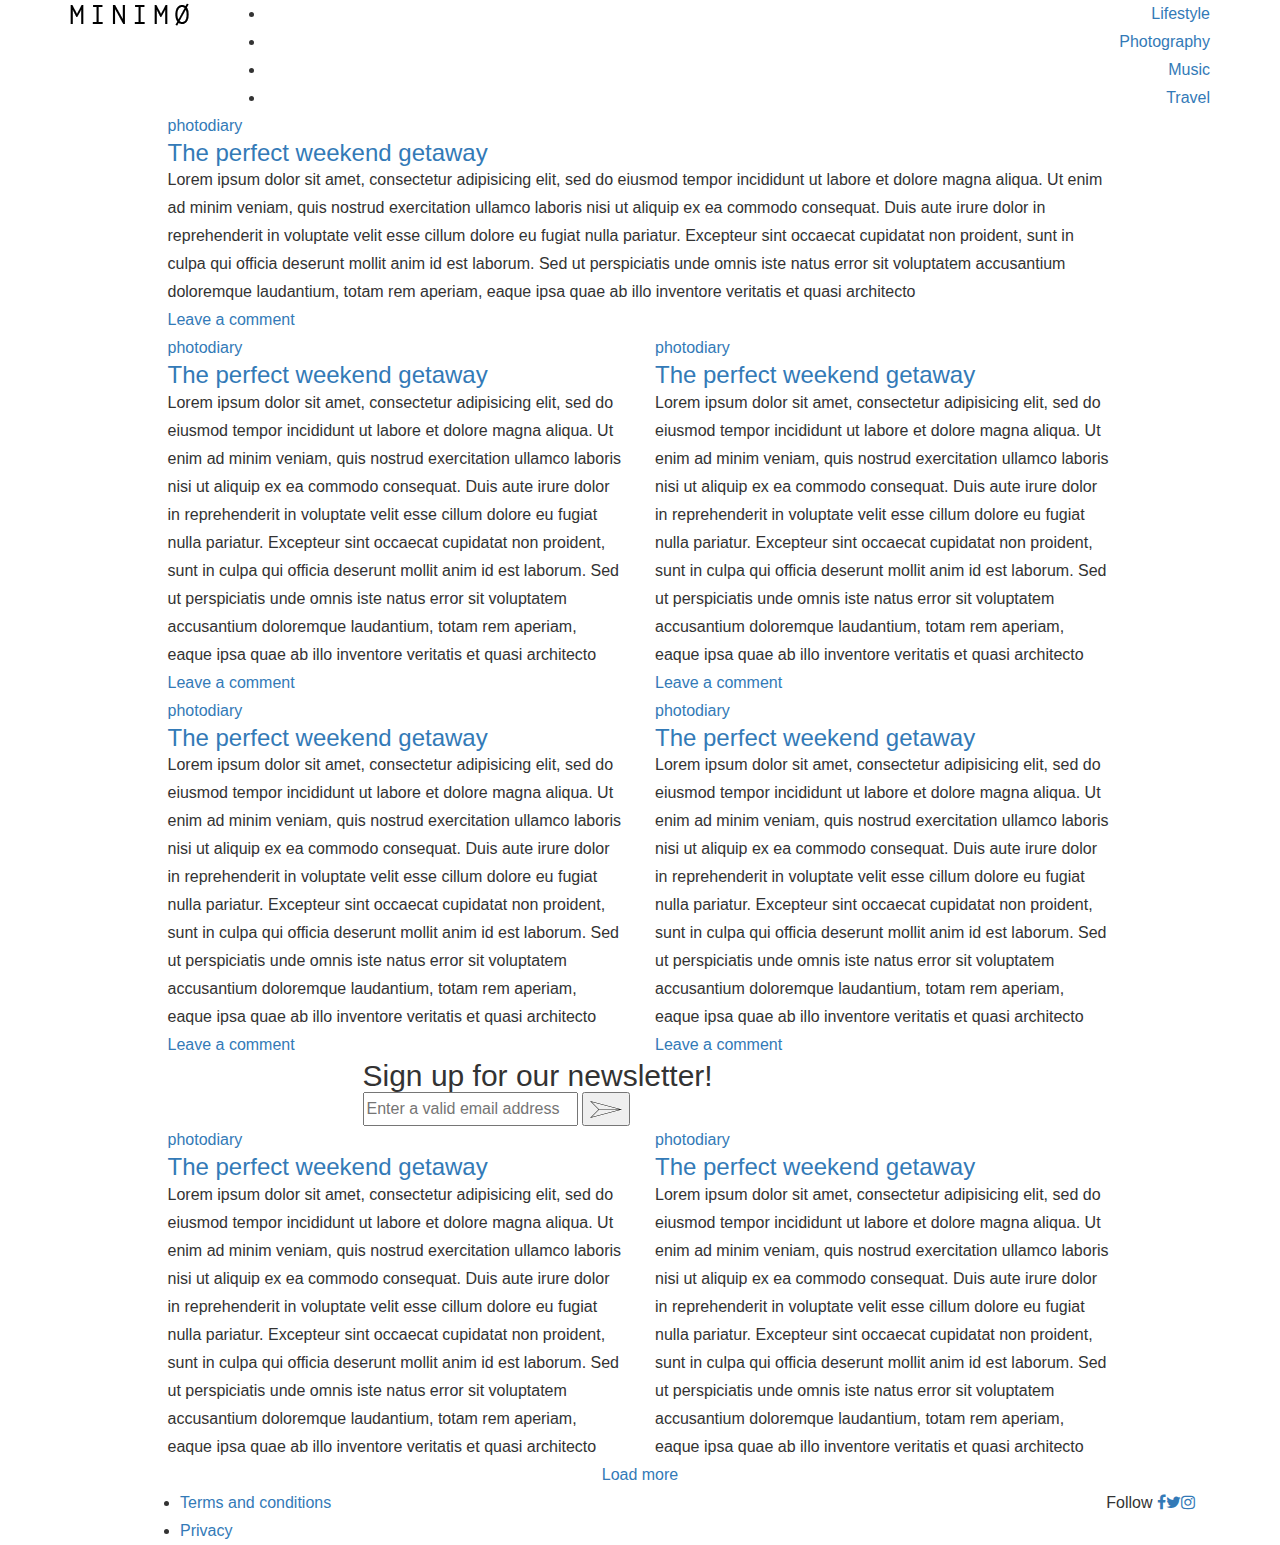
<file: index.html>
<!DOCTYPE html>
<html lang="en">
    <head>
        <meta charset="utf-8">
        <meta http-equiv="X-UA-Compatible" content="IE=edge">
        <meta name="viewport" content="width=device-width, initial-scale=1">
        <title>Quickstart pack</title>      
        <link rel="stylesheet" href="assets/css/bootstrap.min.css">        
        <link rel="stylesheet" href="assets/css/font-awesome.min.css">
        <link rel="stylesheet" href="style.css">
        <link rel="stylesheet" href="assets/css/responsive.css">
    </head>
    <body>
      
	  <!-- header top area -->
	  <div class="heaer-top">
	      <div class="container">
	          <div class="row">
	              <div class="col-md-2">
	                  <div class="logo">
	                      <a href="#"><img src="assets/img/logo.png" alt="Site Logo"></a>
	                  </div>
	              </div>
	              <div class="col-md-10 text-right">
	                  <div class="main-menu">
	                      <ul>
	                          <li><a href="#">Lifestyle</a></li>
	                          <li><a href="#">Photography</a></li>
	                          <li><a href="#">Music</a></li>
	                          <li><a href="#">Travel</a></li>
	                      </ul>
	                  </div>
	              </div>
	          </div>
	      </div>
	  </div>
	  <!-- header top area end -->
      <div class="single-blog-area">
          <div class="container">
              <div class="row">
                  <div class="col-md-12">
                      <div class="single-blog-image single-blog-bg-1">
                          <!-- blog bg images -->
                      </div>
                      <div class="row">
                          <div class="col-md-offset-1 col-md-10">
                              <div class="blog-content">
                                  <p class="meta"><a href="#">photodiary</a></p>
                                  <a href="#" class="parmalink"><h3>The perfect weekend getaway</h3></a>
                                  <div class="single-content">
                                      Lorem ipsum dolor sit amet, consectetur adipisicing elit, sed do eiusmod tempor incididunt ut labore et dolore magna aliqua. Ut enim ad minim veniam, quis nostrud exercitation ullamco laboris nisi ut aliquip ex ea commodo consequat. Duis aute irure dolor in reprehenderit in voluptate velit esse cillum dolore eu fugiat nulla pariatur. Excepteur sint occaecat cupidatat non proident, sunt in culpa qui officia deserunt mollit anim id est laborum. Sed ut perspiciatis unde omnis iste natus error sit voluptatem accusantium doloremque laudantium, totam rem aperiam, eaque ipsa quae ab illo inventore veritatis et quasi architecto
                                  </div>
                                  <div class="read-more">
                                      <a href="#" class="read-more-btn">Leave a comment</a>
                                  </div>
                              </div>
                          </div>
                      </div>
                  </div>
              </div>                     
              <div class="row">
                  <div class="col-md-offset-1 col-md-10">
                      <div class="row">
                          <div class="col-md-6">
                              <div class="blog-content">
                                  <div class="single-blog-image single-blog-bg-2">
                                      <!-- blog bg images -->
                                  </div>   
                                  <p class="meta"><a href="#">photodiary</a></p>
                                  <a href="#" class="parmalink"><h3>The perfect weekend getaway</h3></a>
                                  <div class="single-content">
                                      Lorem ipsum dolor sit amet, consectetur adipisicing elit, sed do eiusmod tempor incididunt ut labore et dolore magna aliqua. Ut enim ad minim veniam, quis nostrud exercitation ullamco laboris nisi ut aliquip ex ea commodo consequat. Duis aute irure dolor in reprehenderit in voluptate velit esse cillum dolore eu fugiat nulla pariatur. Excepteur sint occaecat cupidatat non proident, sunt in culpa qui officia deserunt mollit anim id est laborum. Sed ut perspiciatis unde omnis iste natus error sit voluptatem accusantium doloremque laudantium, totam rem aperiam, eaque ipsa quae ab illo inventore veritatis et quasi architecto
                                  </div>
                                  <div class="read-more">
                                      <a href="#" class="read-more-btn">Leave a comment</a>
                                  </div>
                              </div>
                          </div>
                           <div class="col-md-6">
                              <div class="blog-content">
                                  <div class="single-blog-image single-blog-bg-3">
                                      <!-- blog bg images -->
                                  </div>   
                                  <p class="meta"><a href="#">photodiary</a></p>
                                  <a href="#" class="parmalink"><h3>The perfect weekend getaway</h3></a>
                                  <div class="single-content">
                                      Lorem ipsum dolor sit amet, consectetur adipisicing elit, sed do eiusmod tempor incididunt ut labore et dolore magna aliqua. Ut enim ad minim veniam, quis nostrud exercitation ullamco laboris nisi ut aliquip ex ea commodo consequat. Duis aute irure dolor in reprehenderit in voluptate velit esse cillum dolore eu fugiat nulla pariatur. Excepteur sint occaecat cupidatat non proident, sunt in culpa qui officia deserunt mollit anim id est laborum. Sed ut perspiciatis unde omnis iste natus error sit voluptatem accusantium doloremque laudantium, totam rem aperiam, eaque ipsa quae ab illo inventore veritatis et quasi architecto
                                  </div>
                                  <div class="read-more">
                                      <a href="#" class="read-more-btn">Leave a comment</a>
                                  </div>
                              </div>
                          </div>

                      </div>
                      <div class="row">
                          <div class="col-md-6">
                              <div class="blog-content">
                                  <div class="single-blog-image single-blog-bg-4">
                                      <!-- blog bg images -->
                                  </div>   
                                  <p class="meta"><a href="#">photodiary</a></p>
                                  <a href="#" class="parmalink"><h3>The perfect weekend getaway</h3></a>
                                  <div class="single-content">
                                      Lorem ipsum dolor sit amet, consectetur adipisicing elit, sed do eiusmod tempor incididunt ut labore et dolore magna aliqua. Ut enim ad minim veniam, quis nostrud exercitation ullamco laboris nisi ut aliquip ex ea commodo consequat. Duis aute irure dolor in reprehenderit in voluptate velit esse cillum dolore eu fugiat nulla pariatur. Excepteur sint occaecat cupidatat non proident, sunt in culpa qui officia deserunt mollit anim id est laborum. Sed ut perspiciatis unde omnis iste natus error sit voluptatem accusantium doloremque laudantium, totam rem aperiam, eaque ipsa quae ab illo inventore veritatis et quasi architecto
                                  </div>
                                  <div class="read-more">
                                      <a href="#" class="read-more-btn">Leave a comment</a>
                                  </div>
                              </div>
                          </div>
                           <div class="col-md-6">
                              <div class="blog-content">
                                  <div class="single-blog-image single-blog-bg-5">
                                      <!-- blog bg images -->
                                  </div>   
                                  <p class="meta"><a href="#">photodiary</a></p>
                                  <a href="#" class="parmalink"><h3>The perfect weekend getaway</h3></a>
                                  <div class="single-content">
                                      Lorem ipsum dolor sit amet, consectetur adipisicing elit, sed do eiusmod tempor incididunt ut labore et dolore magna aliqua. Ut enim ad minim veniam, quis nostrud exercitation ullamco laboris nisi ut aliquip ex ea commodo consequat. Duis aute irure dolor in reprehenderit in voluptate velit esse cillum dolore eu fugiat nulla pariatur. Excepteur sint occaecat cupidatat non proident, sunt in culpa qui officia deserunt mollit anim id est laborum. Sed ut perspiciatis unde omnis iste natus error sit voluptatem accusantium doloremque laudantium, totam rem aperiam, eaque ipsa quae ab illo inventore veritatis et quasi architecto
                                  </div>
                                  <div class="read-more">
                                      <a href="#" class="read-more-btn">Leave a comment</a>
                                  </div>
                              </div>
                          </div>

                      </div>
                      
                  </div>
              </div>
                  
              
              
          </div>
          
      </div>
      
      <div class="newsletter">
          <div class="container">
              <div class="row">
                  <div class="col-md-offset-3 col-md-6">
                      <div class="newaletter-form">
                          <h2>Sign up for our newsletter!</h2>
                          <form action="#">
                              <input type="text" name="mail" placeholder="Enter a valid email address" required>
                              <button type="submit"><img src="assets/img/submit.png" alt="Submit"></button>
                          </form>
                      </div>
                  </div>
              </div>
          </div>
      </div>
      <div class="blog-padding">
          <div class="container">
                                 
              <div class="row">
                  <div class="col-md-offset-1 col-md-10">
                      <div class="row">
                          <div class="col-md-6">
                              <div class="blog-content">
                                  <div class="single-blog-image single-blog-bg-6">
                                      <!-- blog bg images -->
                                  </div>   
                                  <p class="meta"><a href="#">photodiary</a></p>
                                  <a href="#" class="parmalink"><h3>The perfect weekend getaway</h3></a>
                                  <div class="single-content">
                                      Lorem ipsum dolor sit amet, consectetur adipisicing elit, sed do eiusmod tempor incididunt ut labore et dolore magna aliqua. Ut enim ad minim veniam, quis nostrud exercitation ullamco laboris nisi ut aliquip ex ea commodo consequat. Duis aute irure dolor in reprehenderit in voluptate velit esse cillum dolore eu fugiat nulla pariatur. Excepteur sint occaecat cupidatat non proident, sunt in culpa qui officia deserunt mollit anim id est laborum. Sed ut perspiciatis unde omnis iste natus error sit voluptatem accusantium doloremque laudantium, totam rem aperiam, eaque ipsa quae ab illo inventore veritatis et quasi architecto
                                  </div>
                              </div>
                          </div>
                           <div class="col-md-6">
                              <div class="blog-content">
                                  <div class="single-blog-image single-blog-bg-7">
                                      <!-- blog bg images -->
                                  </div>   
                                  <p class="meta"><a href="#">photodiary</a></p>
                                  <a href="#" class="parmalink"><h3>The perfect weekend getaway</h3></a>
                                  <div class="single-content">
                                      Lorem ipsum dolor sit amet, consectetur adipisicing elit, sed do eiusmod tempor incididunt ut labore et dolore magna aliqua. Ut enim ad minim veniam, quis nostrud exercitation ullamco laboris nisi ut aliquip ex ea commodo consequat. Duis aute irure dolor in reprehenderit in voluptate velit esse cillum dolore eu fugiat nulla pariatur. Excepteur sint occaecat cupidatat non proident, sunt in culpa qui officia deserunt mollit anim id est laborum. Sed ut perspiciatis unde omnis iste natus error sit voluptatem accusantium doloremque laudantium, totam rem aperiam, eaque ipsa quae ab illo inventore veritatis et quasi architecto
                                  </div
                              </div>
                          </div>

                      </div>
                      
                  </div>
                  
                  <div class="row">
                      <div class="col-md-12 text-center">
                          <div class="load-more">
                              <a href="#" class="load-more-btn">Load more</a>
                          </div>
                      </div>
                  </div>
              </div>
                 
          </div>
      </div>
      
      <div class="footer-area">
          <div class="container">
              <div class="col-md-offset-1 col-md-5 text-left">
                  <div class="footer-menu">
                      <ul>
                          <li><a href="#">Terms and conditions</a></li>
                          <li><a href="#">Privacy</a></li>
                      </ul>
                  </div>
              </div>
              <div class="col-md-6 text-right">
                  <div class="footer-social-item">
                      Follow <a href=""><i class="fa fa-facebook"></i></a><a href=""><i class="fa fa-twitter"></i></a><a href=""><i class="fa fa-instagram"></i></a>
                  </div>
                  
              </div>
          </div>
      </div>
     
      <script src="assets/js/jquery-1.12.0.min.js"></script> 		
      <script src="assets/js/bootstrap.min.js"></script>
      <script src="assets/js/active.js"></script> 
    </body>
</html>
</file>
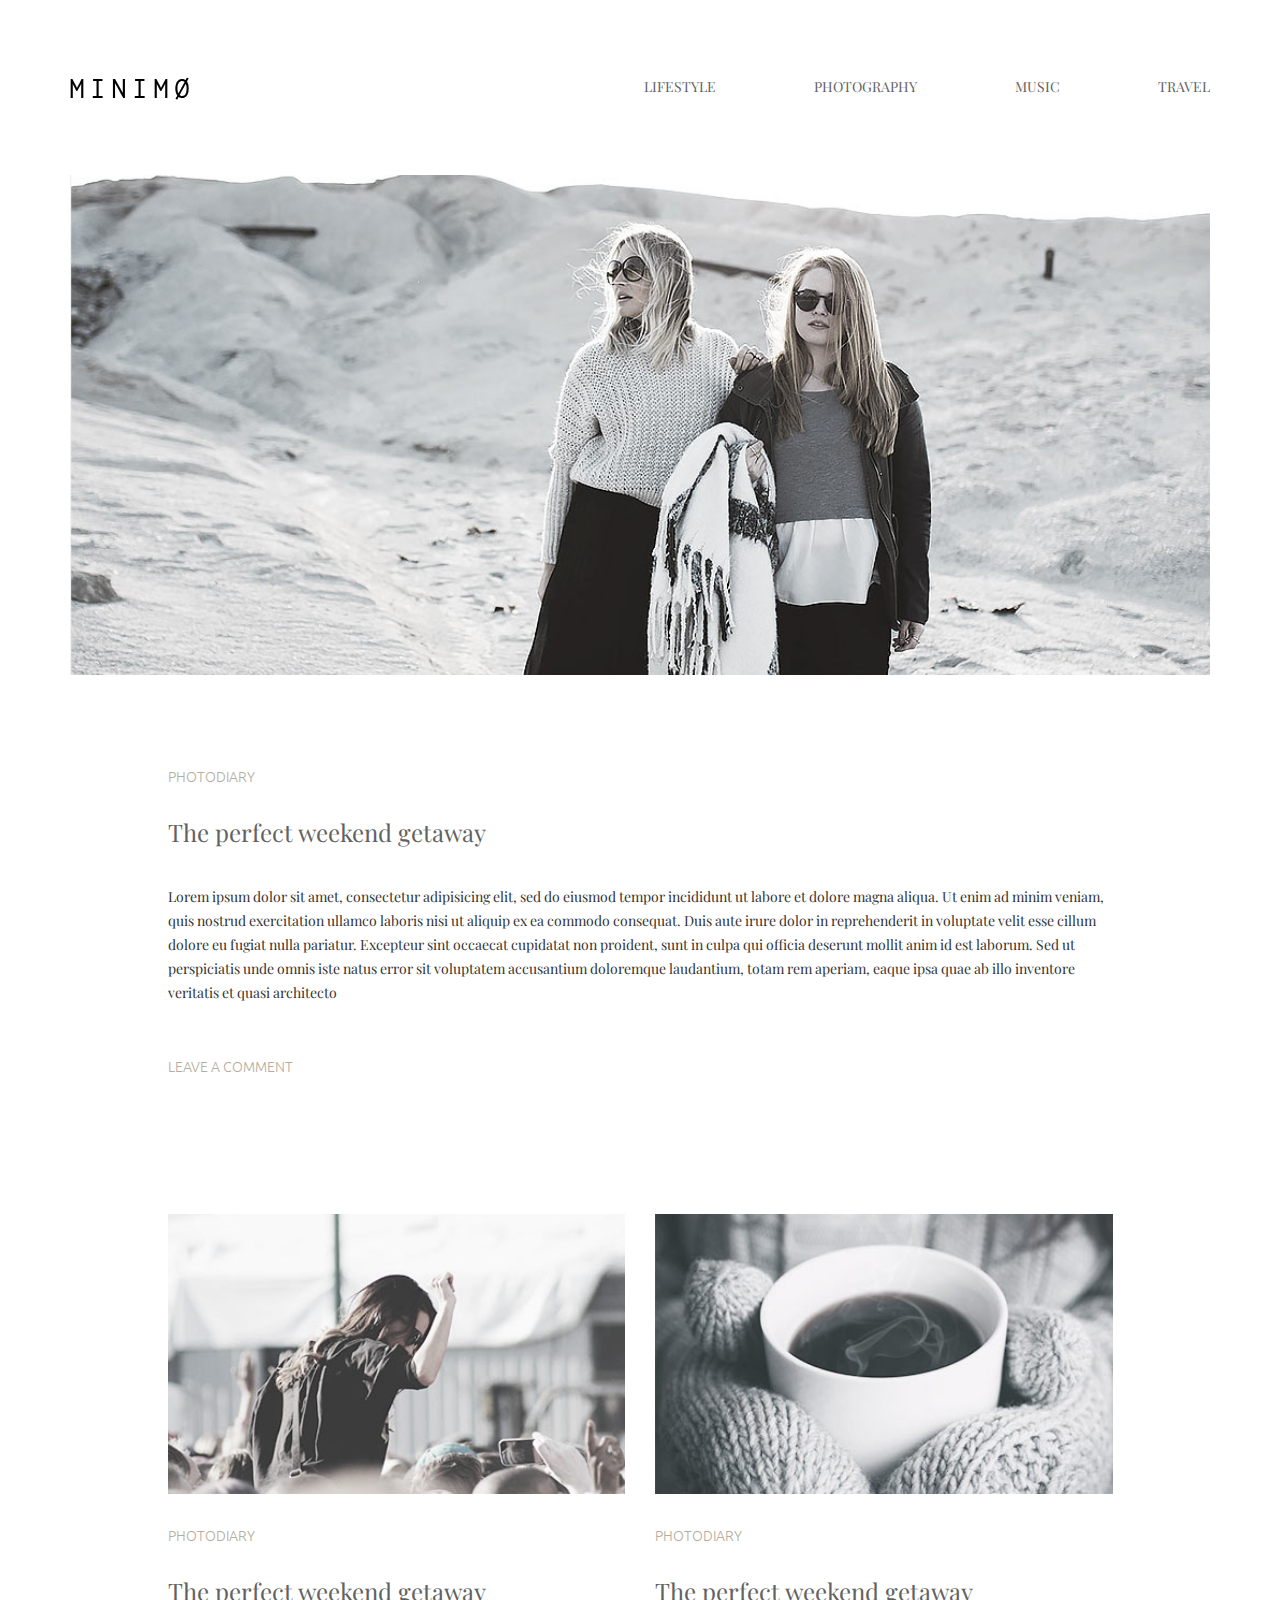
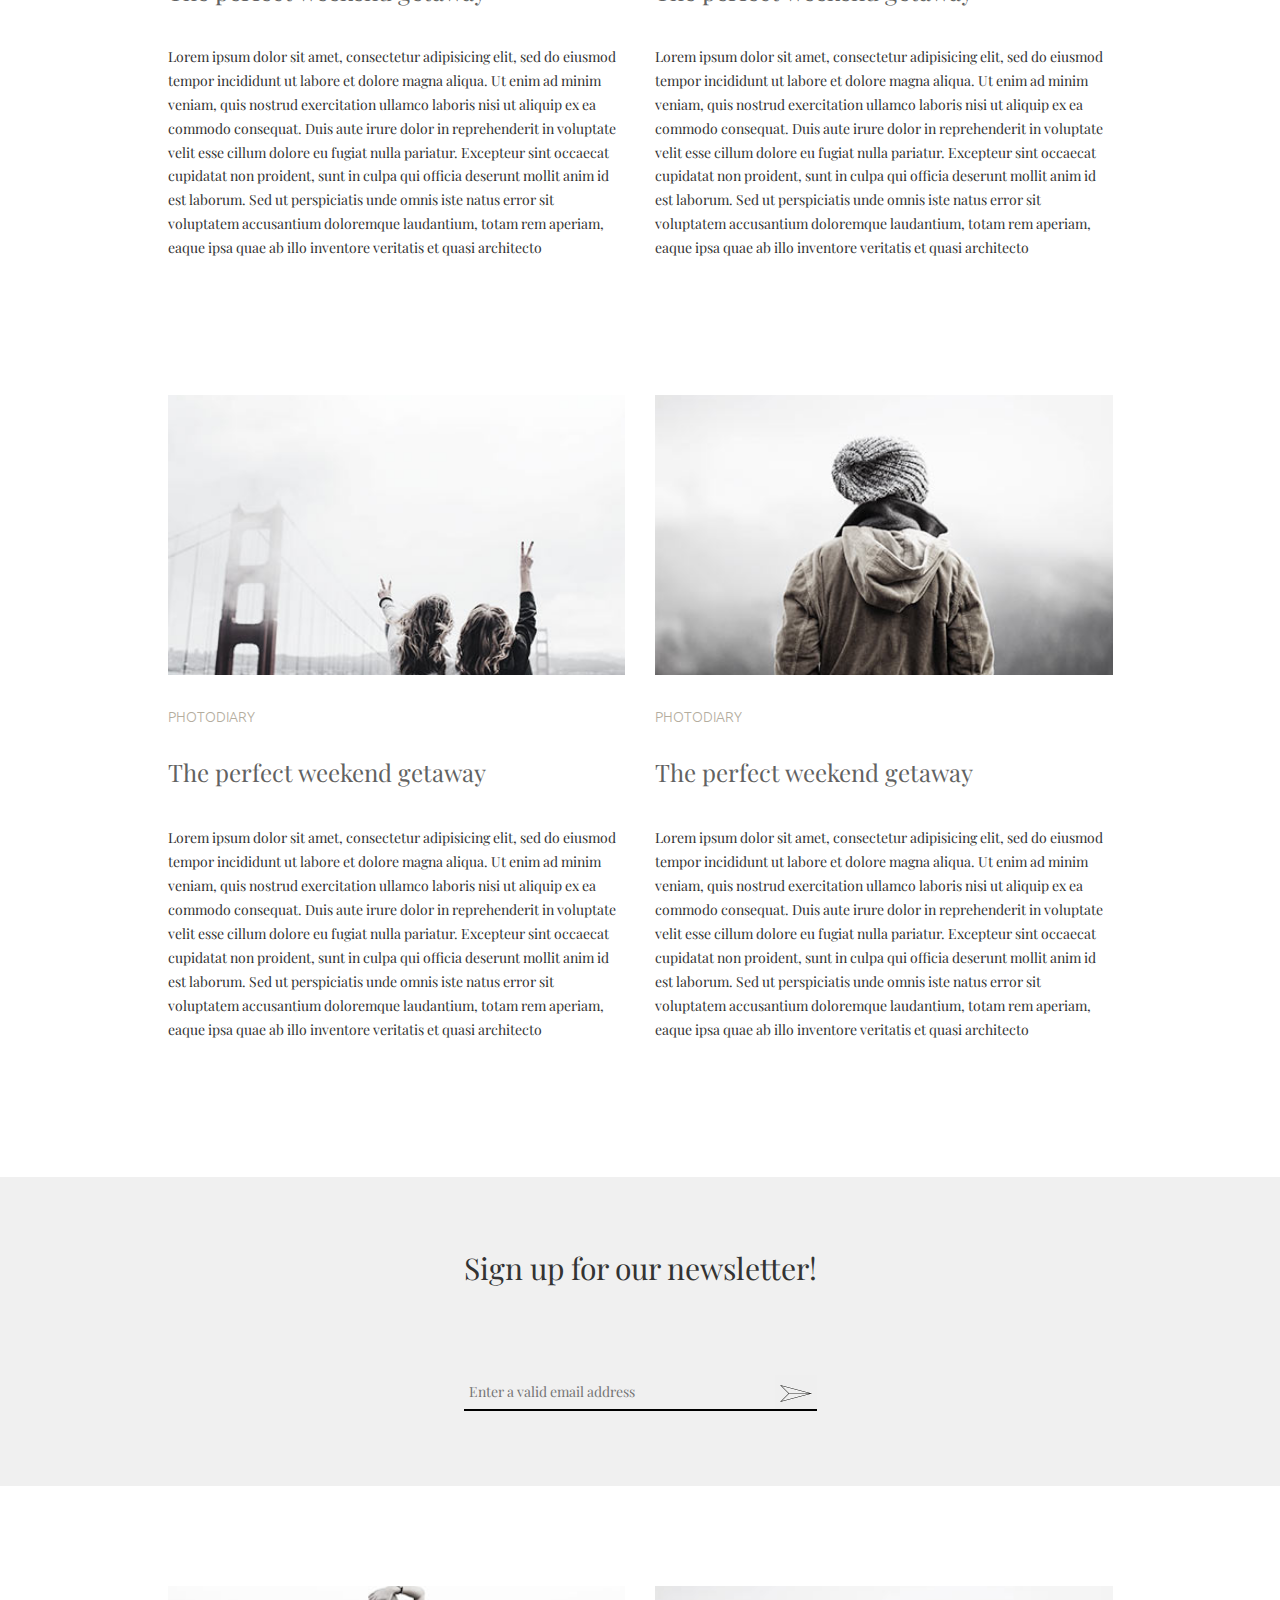
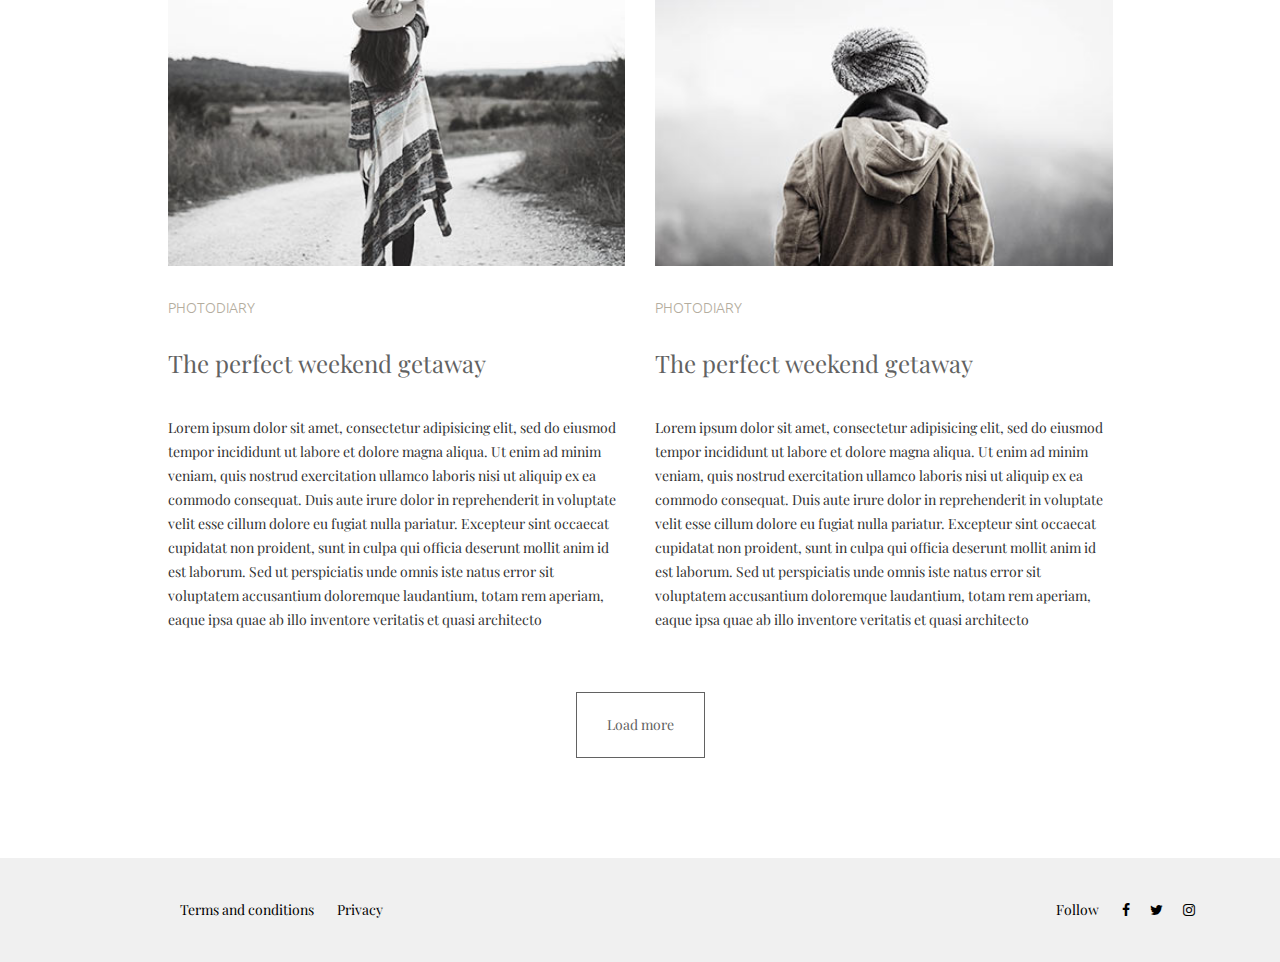
<file: class-20/index.html>
<!DOCTYPE html>
<html lang="en">
    <head>
        <meta charset="utf-8">
        <meta http-equiv="X-UA-Compatible" content="IE=edge">
        <meta name="viewport" content="width=device-width, initial-scale=1">
        <title>Quickstart pack</title>      
        <link href="https://fonts.googleapis.com/css?family=Playfair+Display:400,400i,700,700i|Ubuntu:300,300i,400,400i" rel="stylesheet"> 
		<link rel="stylesheet" href="assets/css/bootstrap.min.css">        
		<link rel="stylesheet" href="assets/css/slicknav.min.css">        
        <link rel="stylesheet" href="assets/css/font-awesome.min.css">
        <link rel="stylesheet" href="style.css">
        <link rel="stylesheet" href="assets/css/responsive.css">
    </head>
    <body>
      
	  <!-- header top area -->
	  <div class="heaer-top">
	      <div class="container">
	          <div class="row">
	              <div class="col-md-2 col-sm-2">
	                  <div class="logo">
	                      <a href="#"><img src="assets/img/logo.png" alt="Site Logo"></a>
	                  </div>
	              </div>
	              <div class="col-md-10 text-right  col-sm-10">
	                  <div class="main-menu">
	                      <ul id="navigation">
	                          <li><a href="#">Lifestyle</a></li>
	                          <li><a href="#">Photography</a></li>
	                          <li><a href="#">Music</a></li>
	                          <li><a href="#">Travel</a></li>
	                      </ul>
	                  </div>
					  
					  <div class="responsive-menu">
						
					  </div>
					  
	              </div>
	          </div>
	      </div>
	  </div>
	  <!-- header top area end -->
      <div class="single-blog-area">
          <div class="container">
              <div class="row">
                  <div class="col-md-12">
                      <div class="single-blog-image single-blog-bg-1">
                          <!-- blog bg images -->
                      </div>
                      <div class="row">
                          <div class="col-md-offset-1 col-md-10">
                              <div class="blog-content big-blog-content">
                                  <p class="meta"><a href="#">photodiary</a></p>
                                  <a href="#" class="parmalink"><h3>The perfect weekend getaway</h3></a>
                                  <div class="single-content">
                                      Lorem ipsum dolor sit amet, consectetur adipisicing elit, sed do eiusmod tempor incididunt ut labore et dolore magna aliqua. Ut enim ad minim veniam, quis nostrud exercitation ullamco laboris nisi ut aliquip ex ea commodo consequat. Duis aute irure dolor in reprehenderit in voluptate velit esse cillum dolore eu fugiat nulla pariatur. Excepteur sint occaecat cupidatat non proident, sunt in culpa qui officia deserunt mollit anim id est laborum. Sed ut perspiciatis unde omnis iste natus error sit voluptatem accusantium doloremque laudantium, totam rem aperiam, eaque ipsa quae ab illo inventore veritatis et quasi architecto
                                  </div>
                                  <div class="read-more">
                                      <a href="#" class="read-more-btn">Leave a comment</a>
                                  </div>
                              </div>
                          </div>
                      </div>
					  
                  </div>
              </div>                     
              <div class="row">
                  <div class="col-md-offset-1 col-md-10">
                      <div class="row">
                          <div class="col-sm-6">
                              <div class="blog-content">
                                  <div class="single-blog-image single-blog-bg-2 height-280">
                                      <!-- blog bg images -->
                                  </div>   
                                  <p class="meta"><a href="#">photodiary</a></p>
                                  <a href="#" class="parmalink"><h3>The perfect weekend getaway</h3></a>
                                  <div class="single-content">
                                      Lorem ipsum dolor sit amet, consectetur adipisicing elit, sed do eiusmod tempor incididunt ut labore et dolore magna aliqua. Ut enim ad minim veniam, quis nostrud exercitation ullamco laboris nisi ut aliquip ex ea commodo consequat. Duis aute irure dolor in reprehenderit in voluptate velit esse cillum dolore eu fugiat nulla pariatur. Excepteur sint occaecat cupidatat non proident, sunt in culpa qui officia deserunt mollit anim id est laborum. Sed ut perspiciatis unde omnis iste natus error sit voluptatem accusantium doloremque laudantium, totam rem aperiam, eaque ipsa quae ab illo inventore veritatis et quasi architecto
                                  </div>
                              </div>
                          </div>
                           <div class="col-sm-6">
                              <div class="blog-content">
                                  <div class="single-blog-image single-blog-bg-3 height-280">
                                      <!-- blog bg images -->
                                  </div>   
                                  <p class="meta"><a href="#">photodiary</a></p>
                                  <a href="#" class="parmalink"><h3>The perfect weekend getaway</h3></a>
                                  <div class="single-content">
                                      Lorem ipsum dolor sit amet, consectetur adipisicing elit, sed do eiusmod tempor incididunt ut labore et dolore magna aliqua. Ut enim ad minim veniam, quis nostrud exercitation ullamco laboris nisi ut aliquip ex ea commodo consequat. Duis aute irure dolor in reprehenderit in voluptate velit esse cillum dolore eu fugiat nulla pariatur. Excepteur sint occaecat cupidatat non proident, sunt in culpa qui officia deserunt mollit anim id est laborum. Sed ut perspiciatis unde omnis iste natus error sit voluptatem accusantium doloremque laudantium, totam rem aperiam, eaque ipsa quae ab illo inventore veritatis et quasi architecto
                                  </div>
                              </div>
                          </div>

                      </div>
                      <div class="row">
                          <div class="col-sm-6">
                              <div class="blog-content">
                                  <div class="single-blog-image single-blog-bg-4 height-280">
                                      <!-- blog bg images -->
                                  </div>   
                                  <p class="meta"><a href="#">photodiary</a></p>
                                  <a href="#" class="parmalink"><h3>The perfect weekend getaway</h3></a>
                                  <div class="single-content">
                                      Lorem ipsum dolor sit amet, consectetur adipisicing elit, sed do eiusmod tempor incididunt ut labore et dolore magna aliqua. Ut enim ad minim veniam, quis nostrud exercitation ullamco laboris nisi ut aliquip ex ea commodo consequat. Duis aute irure dolor in reprehenderit in voluptate velit esse cillum dolore eu fugiat nulla pariatur. Excepteur sint occaecat cupidatat non proident, sunt in culpa qui officia deserunt mollit anim id est laborum. Sed ut perspiciatis unde omnis iste natus error sit voluptatem accusantium doloremque laudantium, totam rem aperiam, eaque ipsa quae ab illo inventore veritatis et quasi architecto
                                  </div>
                              </div>
                          </div>
                           <div class="col-sm-6">
                              <div class="blog-content">
                                  <div class="single-blog-image single-blog-bg-5 height-280">
                                      <!-- blog bg images -->
                                  </div>   
                                  <p class="meta"><a href="#">photodiary</a></p>
                                  <a href="#" class="parmalink"><h3>The perfect weekend getaway</h3></a>
                                  <div class="single-content">
                                      Lorem ipsum dolor sit amet, consectetur adipisicing elit, sed do eiusmod tempor incididunt ut labore et dolore magna aliqua. Ut enim ad minim veniam, quis nostrud exercitation ullamco laboris nisi ut aliquip ex ea commodo consequat. Duis aute irure dolor in reprehenderit in voluptate velit esse cillum dolore eu fugiat nulla pariatur. Excepteur sint occaecat cupidatat non proident, sunt in culpa qui officia deserunt mollit anim id est laborum. Sed ut perspiciatis unde omnis iste natus error sit voluptatem accusantium doloremque laudantium, totam rem aperiam, eaque ipsa quae ab illo inventore veritatis et quasi architecto
                                  </div>
                              </div>
                          </div>

                      </div>
                      
                  </div>
              </div>
                  
              
              
          </div>
          
      </div>
      
      <div class="newsletter">
          <div class="container">
              <div class="row">
                  <div class="col-md-offset-3 col-md-6">
                      <div class="newaletter-form">
                          <h2>Sign up for our newsletter!</h2>
                          <form action="#">
                              <input type="text" name="mail" placeholder="Enter a valid email address" required>
                              <button type="submit"><img src="assets/img/submit.png" alt="Submit"></button>
                          </form>
                      </div>
                  </div>
              </div>
          </div>
      </div>
      <div class="blog-padding">
          <div class="container">
                                 
              <div class="row">
                  <div class="col-md-offset-1 col-md-10">
                      <div class="row">
                          <div class="col-sm-6">
                              <div class="blog-content">
                                  <div class="single-blog-image single-blog-bg-6 height-280">
                                      <!-- blog bg images -->
                                  </div>   
                                  <p class="meta"><a href="#">photodiary</a></p>
                                  <a href="#" class="parmalink"><h3>The perfect weekend getaway</h3></a>
                                  <div class="single-content">
                                      Lorem ipsum dolor sit amet, consectetur adipisicing elit, sed do eiusmod tempor incididunt ut labore et dolore magna aliqua. Ut enim ad minim veniam, quis nostrud exercitation ullamco laboris nisi ut aliquip ex ea commodo consequat. Duis aute irure dolor in reprehenderit in voluptate velit esse cillum dolore eu fugiat nulla pariatur. Excepteur sint occaecat cupidatat non proident, sunt in culpa qui officia deserunt mollit anim id est laborum. Sed ut perspiciatis unde omnis iste natus error sit voluptatem accusantium doloremque laudantium, totam rem aperiam, eaque ipsa quae ab illo inventore veritatis et quasi architecto
                                  </div>
                              </div>
                          </div>
                           <div class="col-sm-6">
                              <div class="blog-content">
                                  <div class="single-blog-image single-blog-bg-7 height-280">
                                      <!-- blog bg images -->
                                  </div>   
                                  <p class="meta"><a href="#">photodiary</a></p>
                                  <a href="#" class="parmalink"><h3>The perfect weekend getaway</h3></a>
                                  <div class="single-content">
                                      Lorem ipsum dolor sit amet, consectetur adipisicing elit, sed do eiusmod tempor incididunt ut labore et dolore magna aliqua. Ut enim ad minim veniam, quis nostrud exercitation ullamco laboris nisi ut aliquip ex ea commodo consequat. Duis aute irure dolor in reprehenderit in voluptate velit esse cillum dolore eu fugiat nulla pariatur. Excepteur sint occaecat cupidatat non proident, sunt in culpa qui officia deserunt mollit anim id est laborum. Sed ut perspiciatis unde omnis iste natus error sit voluptatem accusantium doloremque laudantium, totam rem aperiam, eaque ipsa quae ab illo inventore veritatis et quasi architecto
                                  </div
                              </div>
                          </div>

                      </div>
                      
                  </div>
                  
                  <div class="row">
                      <div class="col-md-12 text-center">
                          <div class="load-more">
                              <a href="#" class="load-more-btn">Load more</a>
                          </div>
                      </div>
                  </div>
              </div>
                 
          </div>
      </div>
      
      <div class="footer-area">
          <div class="container">
              <div class="col-md-offset-1 col-md-5 col-sm-6 text-left">
                  <div class="footer-menu">
                      <ul>
                          <li><a href="#">Terms and conditions</a></li>
                          <li><a href="#">Privacy</a></li>
                      </ul>
                  </div>
              </div>
              <div class="col-md-6 col-sm-6 text-right">
                  <div class="footer-social-item">
                      Follow <a href=""><i class="fa fa-facebook"></i></a><a href=""><i class="fa fa-twitter"></i></a><a href=""><i class="fa fa-instagram"></i></a>
                  </div>
                  
              </div>
          </div>
      </div>
     
      <script src="assets/js/jquery-1.12.0.min.js"></script> 		
      <script src="assets/js/bootstrap.min.js"></script>
      <script src="assets/js/jquery.slicknav.min.js"></script>
      <script src="assets/js/active.js"></script> 
    </body>
</html>
</file>
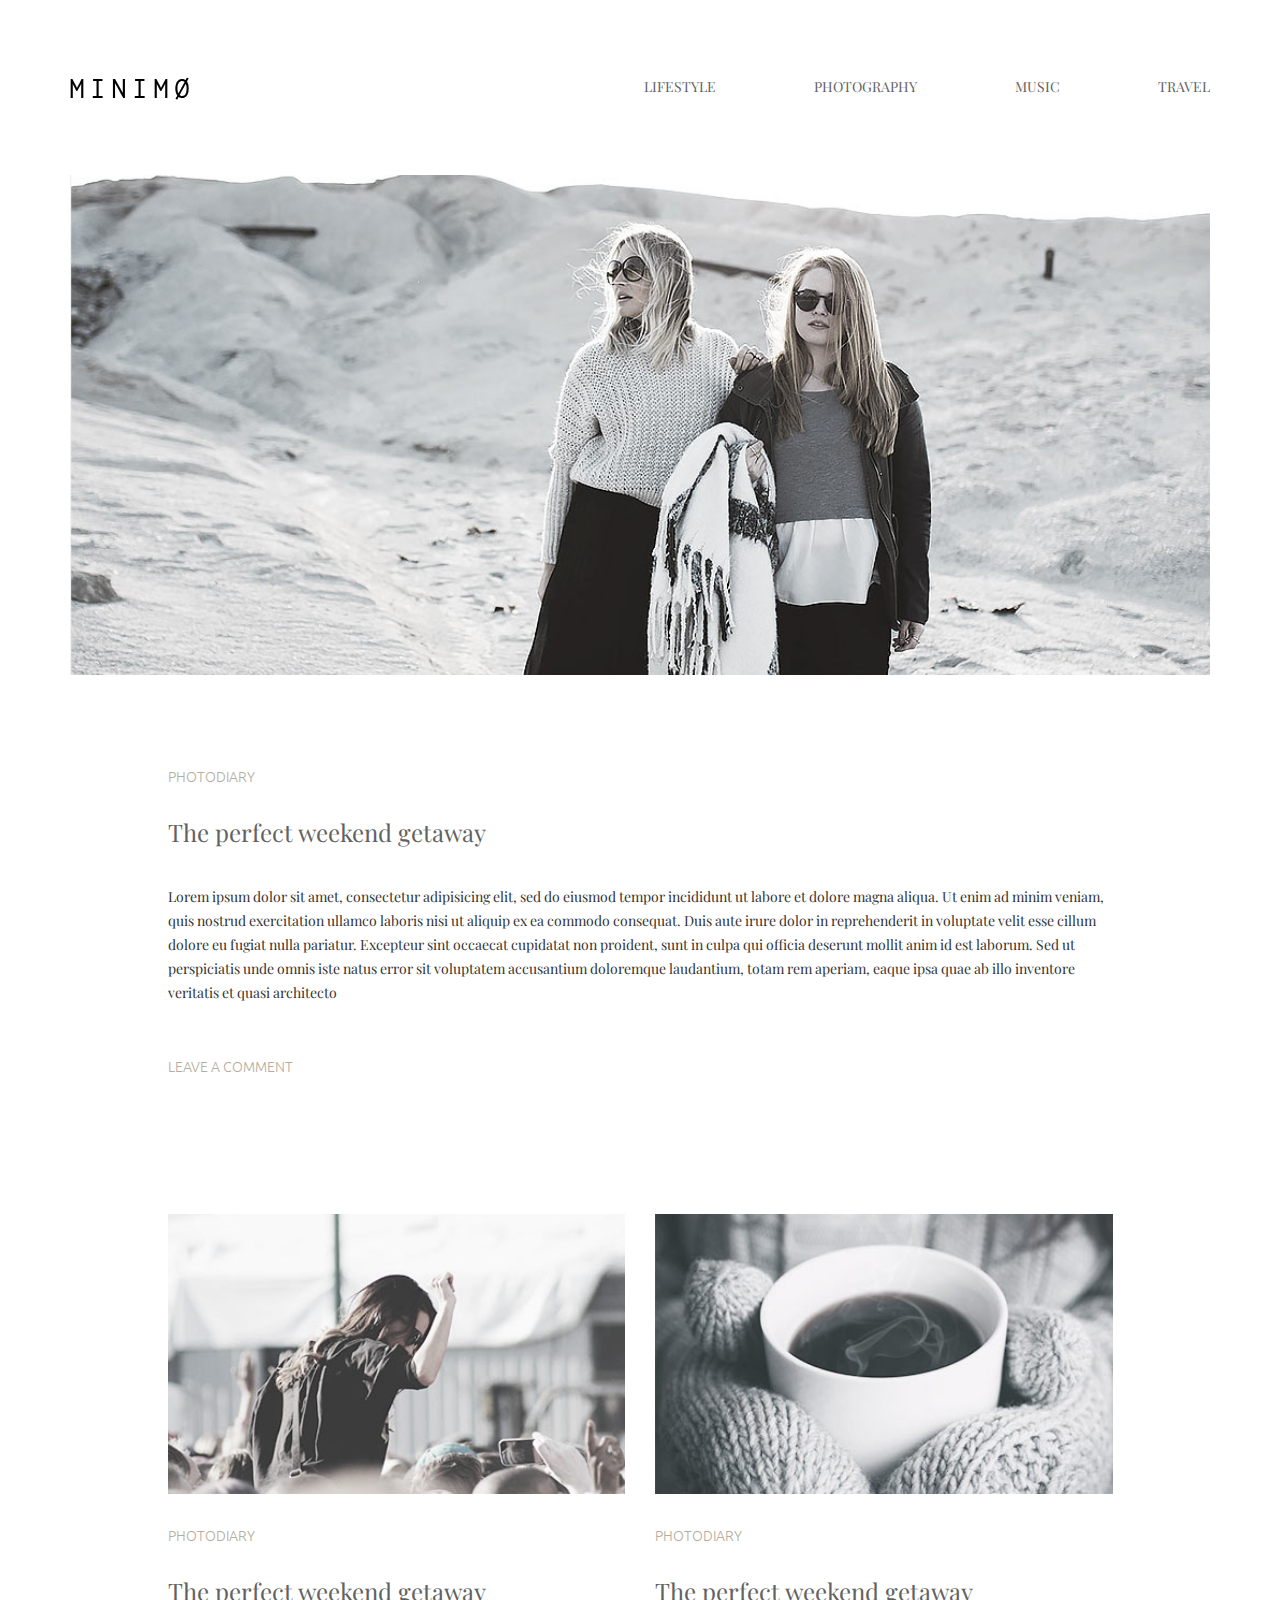
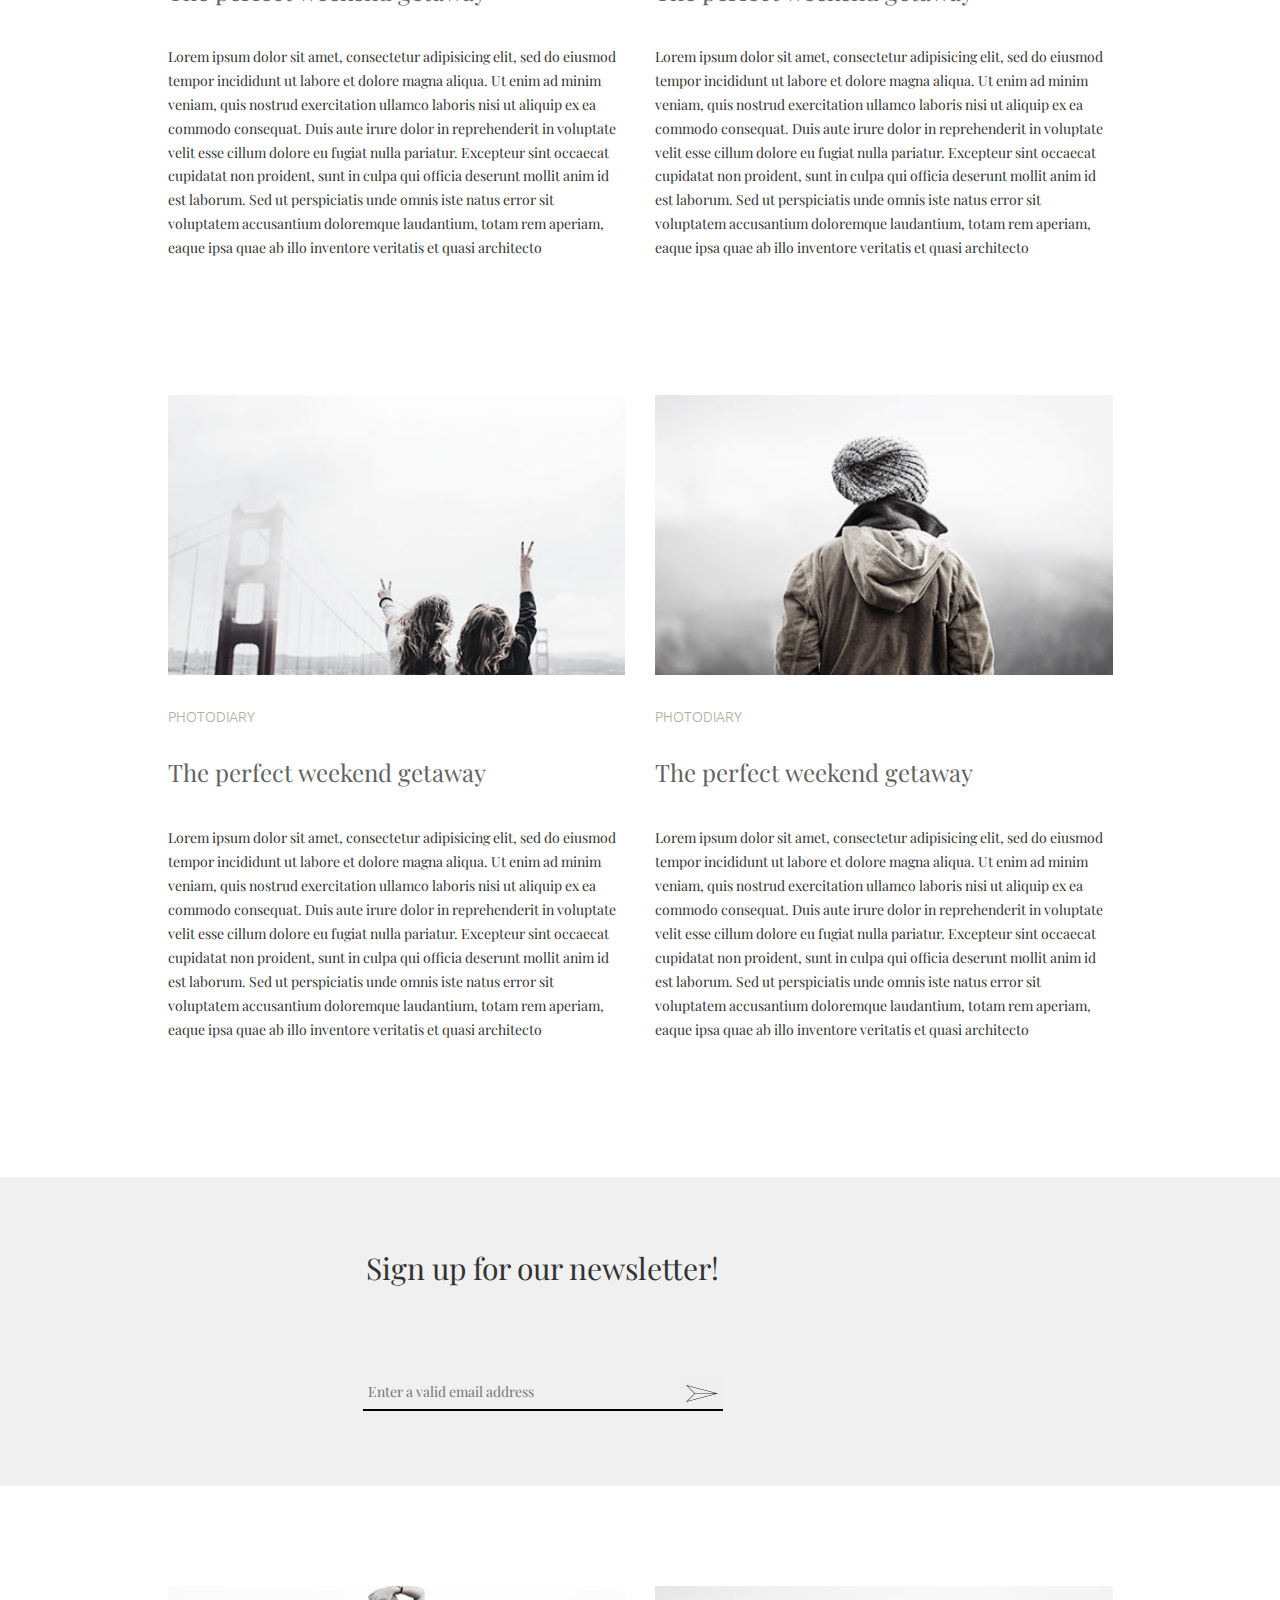
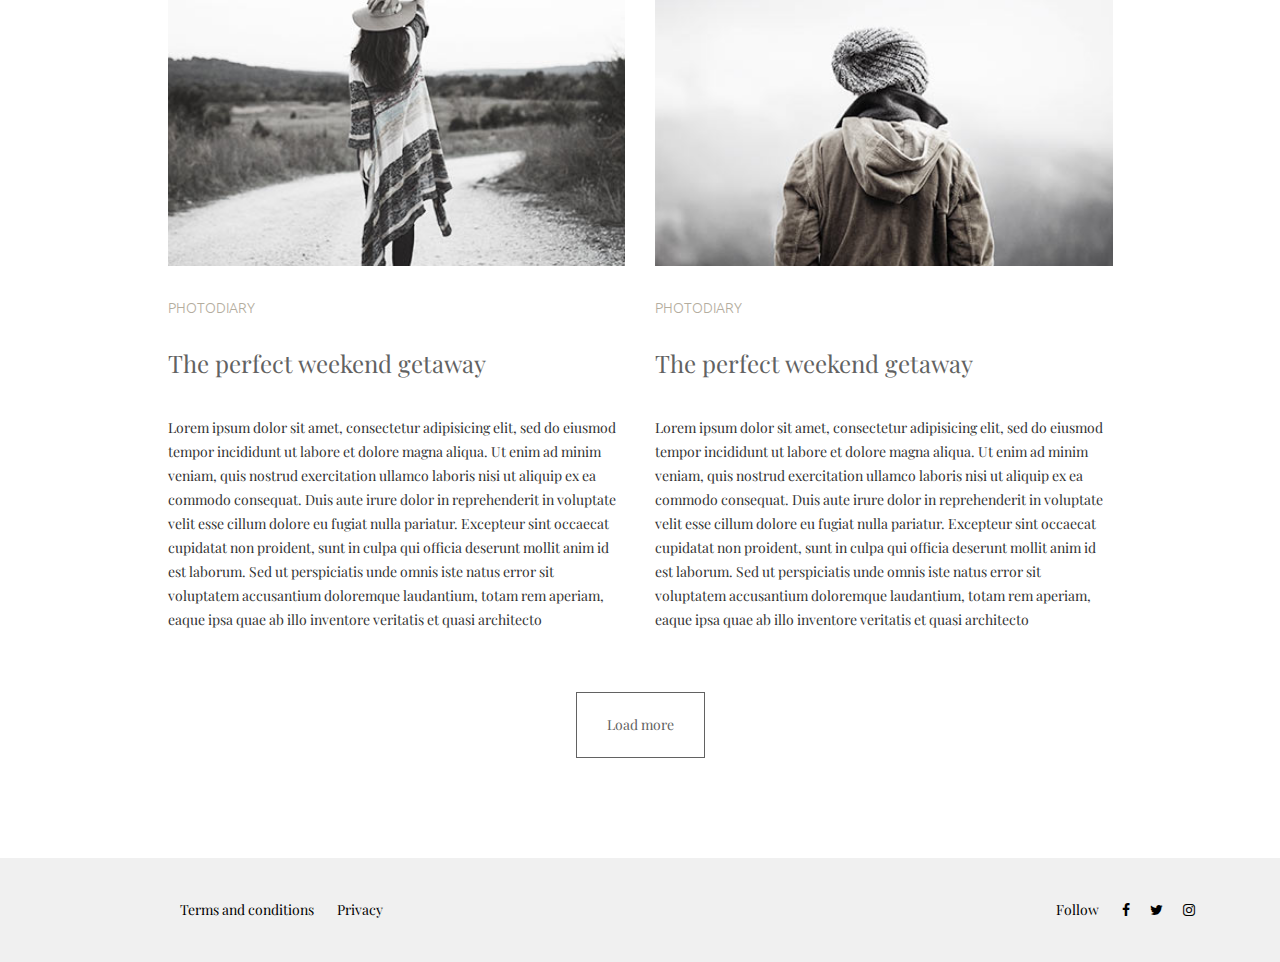
<file: class19/index.html>
<!DOCTYPE html>
<html lang="en">
    <head>
        <meta charset="utf-8">
        <meta http-equiv="X-UA-Compatible" content="IE=edge">
        <meta name="viewport" content="width=device-width, initial-scale=1">
        <title>Quickstart pack</title>      
        <link href="https://fonts.googleapis.com/css?family=Playfair+Display:400,400i,700,700i|Ubuntu:300,300i,400,400i" rel="stylesheet"> 
		<link rel="stylesheet" href="assets/css/bootstrap.min.css">        
        <link rel="stylesheet" href="assets/css/font-awesome.min.css">
        <link rel="stylesheet" href="style.css">
        <link rel="stylesheet" href="assets/css/responsive.css">
    </head>
    <body>
      
	  <!-- header top area -->
	  <div class="heaer-top">
	      <div class="container">
	          <div class="row">
	              <div class="col-md-2">
	                  <div class="logo">
	                      <a href="#"><img src="assets/img/logo.png" alt="Site Logo"></a>
	                  </div>
	              </div>
	              <div class="col-md-10 text-right">
	                  <div class="main-menu">
	                      <ul>
	                          <li><a href="#">Lifestyle</a></li>
	                          <li><a href="#">Photography</a></li>
	                          <li><a href="#">Music</a></li>
	                          <li><a href="#">Travel</a></li>
	                      </ul>
	                  </div>
	              </div>
	          </div>
	      </div>
	  </div>
	  <!-- header top area end -->
      <div class="single-blog-area">
          <div class="container">
              <div class="row">
                  <div class="col-md-12">
                      <div class="single-blog-image single-blog-bg-1">
                          <!-- blog bg images -->
                      </div>
                      <div class="row">
                          <div class="col-md-offset-1 col-md-10">
                              <div class="blog-content big-blog-content">
                                  <p class="meta"><a href="#">photodiary</a></p>
                                  <a href="#" class="parmalink"><h3>The perfect weekend getaway</h3></a>
                                  <div class="single-content">
                                      Lorem ipsum dolor sit amet, consectetur adipisicing elit, sed do eiusmod tempor incididunt ut labore et dolore magna aliqua. Ut enim ad minim veniam, quis nostrud exercitation ullamco laboris nisi ut aliquip ex ea commodo consequat. Duis aute irure dolor in reprehenderit in voluptate velit esse cillum dolore eu fugiat nulla pariatur. Excepteur sint occaecat cupidatat non proident, sunt in culpa qui officia deserunt mollit anim id est laborum. Sed ut perspiciatis unde omnis iste natus error sit voluptatem accusantium doloremque laudantium, totam rem aperiam, eaque ipsa quae ab illo inventore veritatis et quasi architecto
                                  </div>
                                  <div class="read-more">
                                      <a href="#" class="read-more-btn">Leave a comment</a>
                                  </div>
                              </div>
                          </div>
                      </div>
					  
                  </div>
              </div>                     
              <div class="row">
                  <div class="col-md-offset-1 col-md-10">
                      <div class="row">
                          <div class="col-md-6">
                              <div class="blog-content">
                                  <div class="single-blog-image single-blog-bg-2 height-280">
                                      <!-- blog bg images -->
                                  </div>   
                                  <p class="meta"><a href="#">photodiary</a></p>
                                  <a href="#" class="parmalink"><h3>The perfect weekend getaway</h3></a>
                                  <div class="single-content">
                                      Lorem ipsum dolor sit amet, consectetur adipisicing elit, sed do eiusmod tempor incididunt ut labore et dolore magna aliqua. Ut enim ad minim veniam, quis nostrud exercitation ullamco laboris nisi ut aliquip ex ea commodo consequat. Duis aute irure dolor in reprehenderit in voluptate velit esse cillum dolore eu fugiat nulla pariatur. Excepteur sint occaecat cupidatat non proident, sunt in culpa qui officia deserunt mollit anim id est laborum. Sed ut perspiciatis unde omnis iste natus error sit voluptatem accusantium doloremque laudantium, totam rem aperiam, eaque ipsa quae ab illo inventore veritatis et quasi architecto
                                  </div>
                              </div>
                          </div>
                           <div class="col-md-6">
                              <div class="blog-content">
                                  <div class="single-blog-image single-blog-bg-3 height-280">
                                      <!-- blog bg images -->
                                  </div>   
                                  <p class="meta"><a href="#">photodiary</a></p>
                                  <a href="#" class="parmalink"><h3>The perfect weekend getaway</h3></a>
                                  <div class="single-content">
                                      Lorem ipsum dolor sit amet, consectetur adipisicing elit, sed do eiusmod tempor incididunt ut labore et dolore magna aliqua. Ut enim ad minim veniam, quis nostrud exercitation ullamco laboris nisi ut aliquip ex ea commodo consequat. Duis aute irure dolor in reprehenderit in voluptate velit esse cillum dolore eu fugiat nulla pariatur. Excepteur sint occaecat cupidatat non proident, sunt in culpa qui officia deserunt mollit anim id est laborum. Sed ut perspiciatis unde omnis iste natus error sit voluptatem accusantium doloremque laudantium, totam rem aperiam, eaque ipsa quae ab illo inventore veritatis et quasi architecto
                                  </div>
                              </div>
                          </div>

                      </div>
                      <div class="row">
                          <div class="col-md-6">
                              <div class="blog-content">
                                  <div class="single-blog-image single-blog-bg-4 height-280">
                                      <!-- blog bg images -->
                                  </div>   
                                  <p class="meta"><a href="#">photodiary</a></p>
                                  <a href="#" class="parmalink"><h3>The perfect weekend getaway</h3></a>
                                  <div class="single-content">
                                      Lorem ipsum dolor sit amet, consectetur adipisicing elit, sed do eiusmod tempor incididunt ut labore et dolore magna aliqua. Ut enim ad minim veniam, quis nostrud exercitation ullamco laboris nisi ut aliquip ex ea commodo consequat. Duis aute irure dolor in reprehenderit in voluptate velit esse cillum dolore eu fugiat nulla pariatur. Excepteur sint occaecat cupidatat non proident, sunt in culpa qui officia deserunt mollit anim id est laborum. Sed ut perspiciatis unde omnis iste natus error sit voluptatem accusantium doloremque laudantium, totam rem aperiam, eaque ipsa quae ab illo inventore veritatis et quasi architecto
                                  </div>
                              </div>
                          </div>
                           <div class="col-md-6">
                              <div class="blog-content">
                                  <div class="single-blog-image single-blog-bg-5 height-280">
                                      <!-- blog bg images -->
                                  </div>   
                                  <p class="meta"><a href="#">photodiary</a></p>
                                  <a href="#" class="parmalink"><h3>The perfect weekend getaway</h3></a>
                                  <div class="single-content">
                                      Lorem ipsum dolor sit amet, consectetur adipisicing elit, sed do eiusmod tempor incididunt ut labore et dolore magna aliqua. Ut enim ad minim veniam, quis nostrud exercitation ullamco laboris nisi ut aliquip ex ea commodo consequat. Duis aute irure dolor in reprehenderit in voluptate velit esse cillum dolore eu fugiat nulla pariatur. Excepteur sint occaecat cupidatat non proident, sunt in culpa qui officia deserunt mollit anim id est laborum. Sed ut perspiciatis unde omnis iste natus error sit voluptatem accusantium doloremque laudantium, totam rem aperiam, eaque ipsa quae ab illo inventore veritatis et quasi architecto
                                  </div>
                              </div>
                          </div>

                      </div>
                      
                  </div>
              </div>
                  
              
              
          </div>
          
      </div>
      
      <div class="newsletter">
          <div class="container">
              <div class="row">
                  <div class="col-md-offset-3 col-md-6">
                      <div class="newaletter-form">
                          <h2>Sign up for our newsletter!</h2>
                          <form action="#">
                              <input type="text" name="mail" placeholder="Enter a valid email address" required>
                              <button type="submit"><img src="assets/img/submit.png" alt="Submit"></button>
                          </form>
                      </div>
                  </div>
              </div>
          </div>
      </div>
      <div class="blog-padding">
          <div class="container">
                                 
              <div class="row">
                  <div class="col-md-offset-1 col-md-10">
                      <div class="row">
                          <div class="col-md-6">
                              <div class="blog-content">
                                  <div class="single-blog-image single-blog-bg-6 height-280">
                                      <!-- blog bg images -->
                                  </div>   
                                  <p class="meta"><a href="#">photodiary</a></p>
                                  <a href="#" class="parmalink"><h3>The perfect weekend getaway</h3></a>
                                  <div class="single-content">
                                      Lorem ipsum dolor sit amet, consectetur adipisicing elit, sed do eiusmod tempor incididunt ut labore et dolore magna aliqua. Ut enim ad minim veniam, quis nostrud exercitation ullamco laboris nisi ut aliquip ex ea commodo consequat. Duis aute irure dolor in reprehenderit in voluptate velit esse cillum dolore eu fugiat nulla pariatur. Excepteur sint occaecat cupidatat non proident, sunt in culpa qui officia deserunt mollit anim id est laborum. Sed ut perspiciatis unde omnis iste natus error sit voluptatem accusantium doloremque laudantium, totam rem aperiam, eaque ipsa quae ab illo inventore veritatis et quasi architecto
                                  </div>
                              </div>
                          </div>
                           <div class="col-md-6">
                              <div class="blog-content">
                                  <div class="single-blog-image single-blog-bg-7 height-280">
                                      <!-- blog bg images -->
                                  </div>   
                                  <p class="meta"><a href="#">photodiary</a></p>
                                  <a href="#" class="parmalink"><h3>The perfect weekend getaway</h3></a>
                                  <div class="single-content">
                                      Lorem ipsum dolor sit amet, consectetur adipisicing elit, sed do eiusmod tempor incididunt ut labore et dolore magna aliqua. Ut enim ad minim veniam, quis nostrud exercitation ullamco laboris nisi ut aliquip ex ea commodo consequat. Duis aute irure dolor in reprehenderit in voluptate velit esse cillum dolore eu fugiat nulla pariatur. Excepteur sint occaecat cupidatat non proident, sunt in culpa qui officia deserunt mollit anim id est laborum. Sed ut perspiciatis unde omnis iste natus error sit voluptatem accusantium doloremque laudantium, totam rem aperiam, eaque ipsa quae ab illo inventore veritatis et quasi architecto
                                  </div
                              </div>
                          </div>

                      </div>
                      
                  </div>
                  
                  <div class="row">
                      <div class="col-md-12 text-center">
                          <div class="load-more">
                              <a href="#" class="load-more-btn">Load more</a>
                          </div>
                      </div>
                  </div>
              </div>
                 
          </div>
      </div>
      
      <div class="footer-area">
          <div class="container">
              <div class="col-md-offset-1 col-md-5 text-left">
                  <div class="footer-menu">
                      <ul>
                          <li><a href="#">Terms and conditions</a></li>
                          <li><a href="#">Privacy</a></li>
                      </ul>
                  </div>
              </div>
              <div class="col-md-6 text-right">
                  <div class="footer-social-item">
                      Follow <a href=""><i class="fa fa-facebook"></i></a><a href=""><i class="fa fa-twitter"></i></a><a href=""><i class="fa fa-instagram"></i></a>
                  </div>
                  
              </div>
          </div>
      </div>
     
      <script src="assets/js/jquery-1.12.0.min.js"></script> 		
      <script src="assets/js/bootstrap.min.js"></script>
      <script src="assets/js/active.js"></script> 
    </body>
</html>
</file>
<file: style.css>
body{
    
    line-height: 28px;
    font-size: 16px;
}

/* Base CSS */
a:focus { outline: 0 solid }
img {
    max-width: 100%;
    height: auto;
}
h1,
h2,
h3,
h4,
h5,
h6 {
    padding: 0px;
    margin: 0px;
    
}


p {
    padding: 0px;
    margin: 0px;
    
}
ul {
    padding: 0px;
    margin: 0px;
    text-decoration: none;
    
}



html,
body { height: 100% }

a:hover { text-decoration: none }

/* Remove Chrome Input Field's Unwanted Yellow Background Color */
input:-webkit-autofill, input:-webkit-autofill:hover, input:-webkit-autofill:focus {
    -webkit-box-shadow: 0 0 0px 1000px white inset !important;
}
</file>
<file: assets/css/responsive.css>
/* Medium Layout: 1280px. */
@media only screen and (min-width: 992px) and (max-width: 1200px) { 
  
    
}
/* Tablet Layout: 768px. */
@media only screen and (min-width: 768px) and (max-width: 991px) { 
 
    
}
/* Mobile Layout: 320px. */
@media only screen and (max-width: 767px) { 
 
    
}
/* Wide Mobile Layout: 480px. */
@media only screen and (min-width: 480px) and (max-width: 767px) { 
    
}
</file>
<file: class-20/style.css>
/* Base CSS */
a:focus { outline: 0 solid }
img {
    max-width: 100%;
    height: auto;
}
h1,
h2,
h3,
h4,
h5,
h6 {
    margin: 0 0 15px;
    font-weight:400;
}


body { 
font-family: "Playfair Display",serif;
line-height: 1.714;
}

a:hover { text-decoration: none }

/* Remove Chrome Input Field's Unwanted Yellow Background Color */
input:-webkit-autofill, input:-webkit-autofill:hover, input:-webkit-autofill:focus {
    -webkit-box-shadow: 0 0 0px 1000px white inset !important;
}
.meta, .read-more{
	font-family: 'Ubuntu', sans-serif;
	font-weight:300;	
}



/*background image*/
.single-blog-bg-1 {
    background: rgba(0, 0, 0, 0) url("assets/img/bg-1.jpg") repeat scroll 0 0;
	height: 500px;
}
.single-blog-bg-2 {
    background: rgba(0, 0, 0, 0) url("assets/img/bg-2.jpg") repeat scroll 0 0;
	
}

.single-blog-bg-3 {
    background: rgba(0, 0, 0, 0) url("assets/img/bg-3.jpg") repeat scroll 0 0;
	
}


.single-blog-bg-4 {
    background: rgba(0, 0, 0, 0) url("assets/img/bg-4.jpg") repeat scroll 0 0;
	
}

.single-blog-bg-5 {
    background: rgba(0, 0, 0, 0) url("assets/img/bg-5.jpg") repeat scroll 0 0;
	
}

.single-blog-bg-6 {
    background: rgba(0, 0, 0, 0) url("assets/img/bg-6.jpg") repeat scroll 0 0;
	
}

.single-blog-bg-7 {
    background: rgba(0, 0, 0, 0) url("assets/img/bg-7.jpg") repeat scroll 0 0;
	
}

.height-280{
	height: 280px;
}



/*background image*/

.single-blog-image {
    background-position: center center;
	background-repeat: no-repeat;
	background-size: cover;
	position: relative;
	width: 100%;
}


.main-menu ul {
    list-style: outside none none;
    margin: 0;
    padding: 0;
}
.responsive-menu {
  display: none;
}
.main-menu ul li {
    display: inline-block;
padding-left: 95px;
}
.main-menu ul li a {
    color: #626262;
display: block;
padding-bottom: 75px;
padding-top: 75px;
text-transform: uppercase;
}


.blog-content {
    margin-bottom: 135px;
}
.blog-content a.parmalink h3 {
    margin-bottom: 40px;
}
.blog-content a.parmalink {
    color: #626262;
}
.blog-content p.meta {
    padding: 30px 0;
}
.blog-content p.meta a, .blog-content .read-more a {
    color: #b4ad9e;
    text-transform: uppercase;
}
.blog-content p {
    margin: 0;
    padding: 0;
}
.logo {
    padding: 75px 0;
}
.blog-content .read-more {
    margin-top: 50px;
}
.newsletter {
    background: #f0f0f0 none repeat scroll 0 0;
margin-bottom: 100px;
padding: 75px 0;
position: relative;
text-align: center;
}
.newaletter-form {
    border-bottom: 2px solid #000000;
	display: inline-block;
	max-width: 360px;
	position: relative;
}
.newaletter-form input[type="text"] {
    background: #f0f0f0 none repeat scroll 0 0;
    border: 0 none;
    padding: 5px 41px 5px 5px;
    width: 100%;
}
.newaletter-form h2 {
    color: #333333;
    margin-bottom: 90px;
}
.newaletter-form button {
    border: 0 none;
    bottom: 0;
    padding: 5px;
    position: absolute;
    right: 0;
}
.load-more a.load-more-btn {
    border: 1px solid #626262;
    color: #626262;
    display: inline-block;
    padding: 20px 30px;
}
.load-more {
    margin-top: -75px;
}
.footer-area {
    background: #f0f0f0 none repeat scroll 0 0;
    padding: 40px 0;
    position: relative;
	margin-top: 90px;
}
.footer-area, .footer-area a {
    color: #000000;
    
}
.footer-area .footer-menu ul {
    list-style: outside none none;
    margin: 0;
    padding: 0;
}
.footer-area .footer-menu ul li {
    display: inline-block;
    margin-right: 20px;
}
.footer-area .footer-social-item a {
    display: inline-block;
    margin-left: 20px;
}
.big-blog-content p.meta {
    padding-top: 90px;
}
</file>
<file: class-20/assets/css/responsive.css>
/* Medium Layout: 1280px. */
@media only screen and (min-width: 992px) and (max-width: 1200px) { 
  
    .main-menu ul li {
      padding-left: 50px;
    }
}
/* Tablet Layout: 768px. */
@media only screen and (min-width: 768px) and (max-width: 991px) { 
 .main-menu ul li {
  padding-left: 55px;
}
 
}
/* Mobile Layout: 320px. */
@media only screen and (max-width: 767px) { 
 .footer-menu > ul {
    text-align: center;
}
.footer-social-item {
    margin-top: 25px;
    text-align: center;
}

.big-blog-content p.meta {
  padding-top: 40px;
}
  
.main-menu {
  display: none;
}
   .responsive-menu {
  display: block;
}

.responsive-menu {
    position: absolute;
    right: 16px;
    top: -111px;
    z-index: 3;
}
.slicknav_menu .slicknav_menu {
    background: #000 none repeat scroll 0 0;
}
.slicknav_menu {
    background: #000 none repeat scroll 0 0;
}
.slicknav_menu ul {
    text-align: left;
}



 
}
/* Wide Mobile Layout: 480px. */
@media only screen and (min-width: 480px) and (max-width: 767px) { 
    
}
</file>
<file: class19/style.css>
/* Base CSS */
a:focus { outline: 0 solid }
img {
    max-width: 100%;
    height: auto;
}
h1,
h2,
h3,
h4,
h5,
h6 {
    margin: 0 0 15px;
    font-weight:400;
}


body { 
font-family: "Playfair Display",serif;
line-height: 1.714;
}

a:hover { text-decoration: none }

/* Remove Chrome Input Field's Unwanted Yellow Background Color */
input:-webkit-autofill, input:-webkit-autofill:hover, input:-webkit-autofill:focus {
    -webkit-box-shadow: 0 0 0px 1000px white inset !important;
}
.meta, .read-more{
	font-family: 'Ubuntu', sans-serif;
	font-weight:300;	
}



/*background image*/
.single-blog-bg-1 {
    background: rgba(0, 0, 0, 0) url("assets/img/bg-1.jpg") repeat scroll 0 0;
	height: 500px;
}
.single-blog-bg-2 {
    background: rgba(0, 0, 0, 0) url("assets/img/bg-2.jpg") repeat scroll 0 0;
	
}

.single-blog-bg-3 {
    background: rgba(0, 0, 0, 0) url("assets/img/bg-3.jpg") repeat scroll 0 0;
	
}


.single-blog-bg-4 {
    background: rgba(0, 0, 0, 0) url("assets/img/bg-4.jpg") repeat scroll 0 0;
	
}

.single-blog-bg-5 {
    background: rgba(0, 0, 0, 0) url("assets/img/bg-5.jpg") repeat scroll 0 0;
	
}

.single-blog-bg-6 {
    background: rgba(0, 0, 0, 0) url("assets/img/bg-6.jpg") repeat scroll 0 0;
	
}

.single-blog-bg-7 {
    background: rgba(0, 0, 0, 0) url("assets/img/bg-7.jpg") repeat scroll 0 0;
	
}

.height-280{
	height: 280px;
}



/*background image*/

.single-blog-image {
    background-position: center center;
	background-repeat: no-repeat;
	background-size: cover;
	position: relative;
	width: 100%;
}


.main-menu ul {
    list-style: outside none none;
    margin: 0;
    padding: 0;
}
.main-menu ul li {
    display: inline-block;
padding-left: 95px;
}
.main-menu ul li a {
    color: #626262;
display: block;
padding-bottom: 75px;
padding-top: 75px;
text-transform: uppercase;
}


.blog-content {
    margin-bottom: 135px;
}
.blog-content a.parmalink h3 {
    margin-bottom: 40px;
}
.blog-content a.parmalink {
    color: #626262;
}
.blog-content p.meta {
    padding: 30px 0;
}
.blog-content p.meta a, .blog-content .read-more a {
    color: #b4ad9e;
    text-transform: uppercase;
}
.blog-content p {
    margin: 0;
    padding: 0;
}
.logo {
    padding: 75px 0;
}
.blog-content .read-more {
    margin-top: 50px;
}
.newsletter {
    background: #f0f0f0 none repeat scroll 0 0;
margin-bottom: 100px;
padding: 75px 0;
position: relative;
text-align: center;
}
.newaletter-form {
    border-bottom: 2px solid #000000;
    max-width: 360px;
    position: relative;
}
.newaletter-form input[type="text"] {
    background: #f0f0f0 none repeat scroll 0 0;
    border: 0 none;
    padding: 5px 41px 5px 5px;
    width: 100%;
}
.newaletter-form h2 {
    color: #333333;
    margin-bottom: 90px;
}
.newaletter-form button {
    border: 0 none;
    bottom: 0;
    padding: 5px;
    position: absolute;
    right: 0;
}
.load-more a.load-more-btn {
    border: 1px solid #626262;
    color: #626262;
    display: inline-block;
    padding: 20px 30px;
}
.load-more {
    margin-top: -75px;
}
.footer-area {
    background: #f0f0f0 none repeat scroll 0 0;
    padding: 40px 0;
    position: relative;
	margin-top: 90px;
}
.footer-area, .footer-area a {
    color: #000000;
    
}
.footer-area .footer-menu ul {
    list-style: outside none none;
    margin: 0;
    padding: 0;
}
.footer-area .footer-menu ul li {
    display: inline-block;
    margin-right: 20px;
}
.footer-area .footer-social-item a {
    display: inline-block;
    margin-left: 20px;
}
.big-blog-content p.meta {
    padding-top: 90px;
}
</file>
<file: class19/assets/css/responsive.css>
/* Medium Layout: 1280px. */
@media only screen and (min-width: 992px) and (max-width: 1200px) { 
  
    
}
/* Tablet Layout: 768px. */
@media only screen and (min-width: 768px) and (max-width: 991px) { 
 
    
}
/* Mobile Layout: 320px. */
@media only screen and (max-width: 767px) { 
 
    
}
/* Wide Mobile Layout: 480px. */
@media only screen and (min-width: 480px) and (max-width: 767px) { 
    
}
</file>
